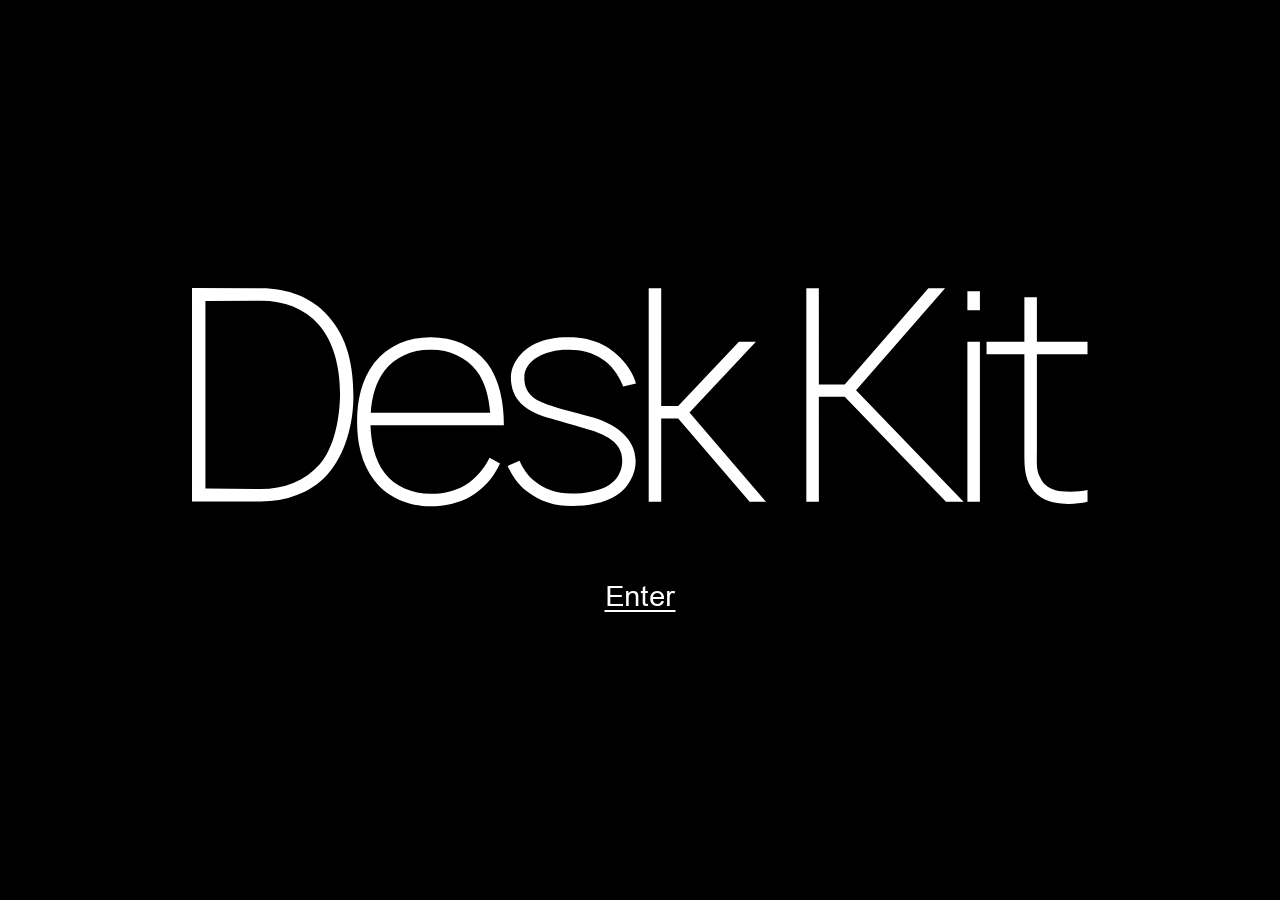
<file: index.html>
<!DOCTYPE html>
<html>
    <head>
        <style>
            *, *::before, *::after { box-sizing: border-box; }

            body, html {
                margin: 0;
                padding: 0;
                background-color: rgb(0, 0, 0);
            }

            main {
                display: flex;
                flex-direction: column;
                justify-content: center;
                align-items: center;
                min-height: 100vh;
                min-height: 100dvh;   /* mobile browsers: ignores the URL bar */
                padding: 2rem 1rem;
                gap: clamp(2rem, 8vh, 5rem);
            }

            /* Fluid, but capped: 85% of the screen on phones, never wider than 56rem */
            .logo {
                width: min(85vw, 56rem);
                height: auto;
            }

            a {
                font-family: "ABC Areal", sans-serif;
                color: white;
                text-decoration: underline;
                text-underline-offset: 0.15em;
                /* 20px on phones → 32px on big screens */
                font-size: clamp(1.25rem, 1rem + 1vw, 2rem);
            }

            a:hover,
            a:focus-visible {
                font-style: italic;
            }
        </style>

        <title>Desk Kit</title>
        <link rel="icon" href="./media/img/favicon.ico">
        <link rel="stylesheet" href="./css/fonts.css">
         
        <meta charset="UTF-8">
        <meta name="author" content="YOUR NAME HERE">
        <meta http-equiv="Content-Type" content="text/html; charset=utf-8">
        <meta name="viewport" content="width=device-width, initial-scale=1">
        <meta name="title" content="YOUR TITLE HERE">
        <meta name="description" content="YOUR DESCRIPTION HERE">
        <meta name="robots" content="noindex, nofollow">
        <meta name="language" content="English">
        <meta name="darkreader-lock">
    
        <meta property="og:title" content="YOUR TITLE HERE"/>
        <meta name="og:description" content="YOUR DESCRIPTION HERE">
        <meta property="og:type" content="website"/>
        <meta property="og:url" content="YOUR URL HERE">
        <meta name="twitter:card" content="summary_large_image">
        <meta name="twitter:image:src" content="ADD YOUR BANNER LINK HERE"/>
        <meta property='og:image:width' content='615' />
        <meta property='og:image:height' content='420' /> 
    </head>
    <body>
        <main>
            <img src="./media/svg/logo.svg" class="logo" alt="Desk Kit">
            <a href="./desktop/index.html">Enter</a>
        </main>
    </body>
</html>
</file>
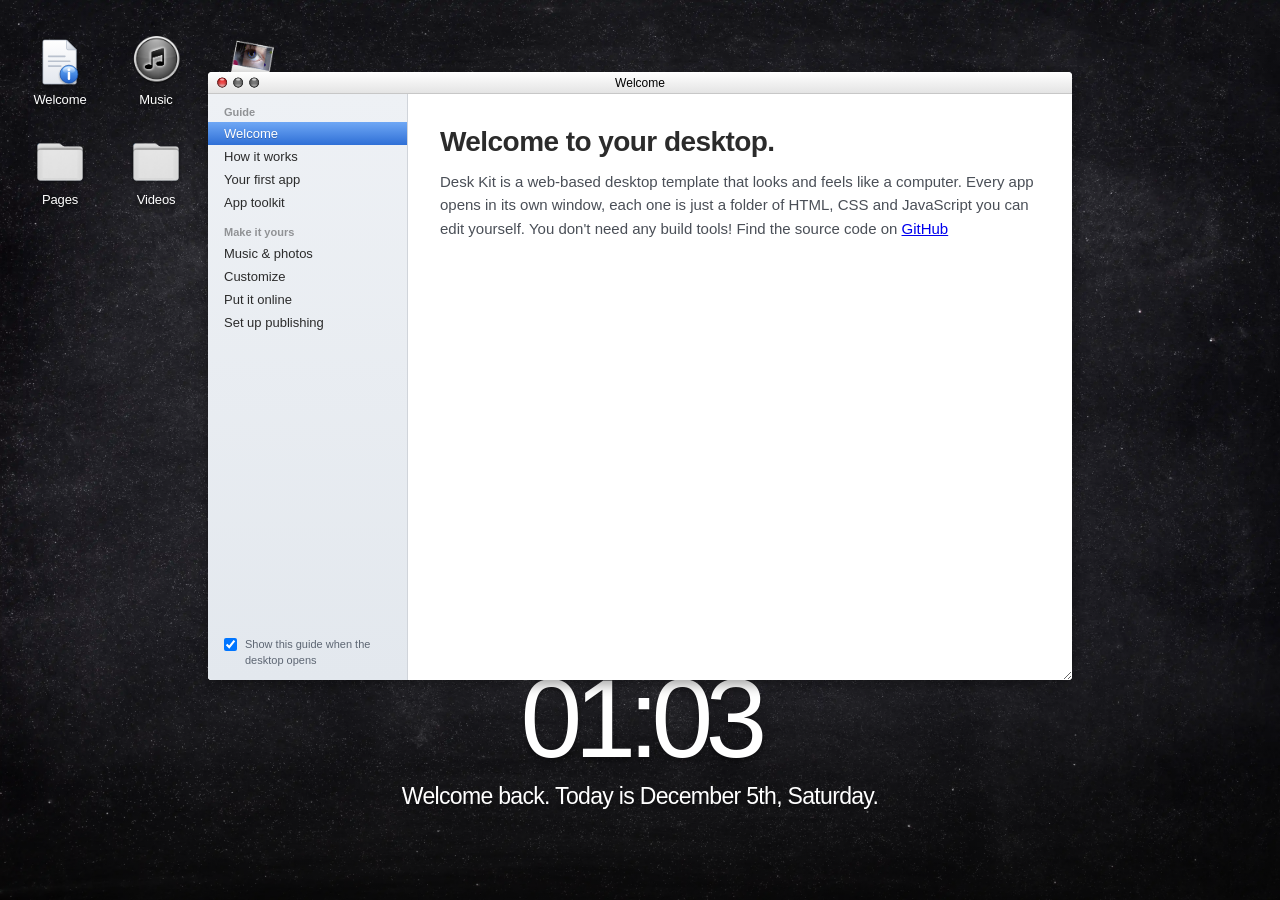
<file: desktop/index.html>
<!DOCTYPE html>
<html lang="en">
    <head>
        <meta charset="UTF-8">
        <meta name="viewport" content="width=device-width, initial-scale=1">

        <!-- Change these to describe your site -->
        <title>Desk Kit</title>
        <meta name="author" content="YOUR NAME HERE">
        <meta name="description" content="YOUR DESCRIPTION HERE">
        <meta name="robots" content="noindex, nofollow">
        <meta name="darkreader-lock">

        <!-- Link previews (Discord, iMessage, X...) -->
        <meta property="og:title" content="YOUR TITLE HERE">
        <meta property="og:description" content="YOUR DESCRIPTION HERE">
        <meta property="og:type" content="website">
        <meta property="og:url" content="YOUR URL HERE">
        <meta property="og:image" content="ADD YOUR BANNER LINK HERE">
        <meta name="twitter:card" content="summary_large_image">

        <link rel="icon" href="../media/img/favicon.ico">

        <link rel="stylesheet" href="../css/fonts.css">
        <link rel="stylesheet" href="https://rsms.me/inter/inter.css">
        <link rel="stylesheet" href="../css/pc.css">
        <link rel="stylesheet" href="../css/desktop.css">
    </head>
    <body>
        <script>
            document.addEventListener('DOMContentLoaded', () => {
            function displayTime() {
                var now = new Date();

                var datetime = now.toLocaleTimeString([], { hour: "2-digit", minute: "2-digit", hour12: false });
                document.getElementById("time").innerHTML = datetime;

                const months = ["January", "February", "March", "April", "May", "June", "July", "August", "September", "October", "November", "December"];
                const days = ["Sunday", "Monday", "Tuesday", "Wednesday", "Thursday", "Friday", "Saturday"];

                const d = now.getDate();
                let dateSuffix = "th";
                if (d % 100 < 11 || d % 100 > 13) {
                    dateSuffix = ({ 1: "st", 2: "nd", 3: "rd" })[d % 10] || "th";
                }

                document.getElementById("date").innerText = `Welcome back. Today is ${months[now.getMonth()]} ${now.getDate()}${dateSuffix}, ${days[now.getDay()]}.`
            }

            displayTime(); // initial call
            setInterval(displayTime, 1000); // update every second
            });
        </script>

        <img id="wallpaper" src="../media/img/default.webp" alt="">
        <div id="shadow"></div>

        <!--
            Desktop icons. Don't add them here by hand:
            every app listed in apps/apps.json gets an icon automatically,
            and its window is created the first time it's opened.
            See apps/README.md to make your own app.
        -->

        <nav class="box-icons1" aria-label="Apps"></nav>

        <div class="time-and-date">
            <span id="time" class="time"></span>
            <span id="date"></span>
        </div>

        <script src="../script/draggable.js"></script>
        <script src="../script/desktop.js"></script>
        <script src="../script/contextmenu.js"></script>
        <script>
            // Restore a wallpaper chosen with right-click -> "Set as Background"
            try {
                const savedSrc = localStorage.getItem('wallpaperSrc');
                if (savedSrc) document.getElementById('wallpaper').src = savedSrc;
            } catch (err) { /* storage unavailable */ }

            Desktop.boot();
        </script>
    </body>
</html>
</file>
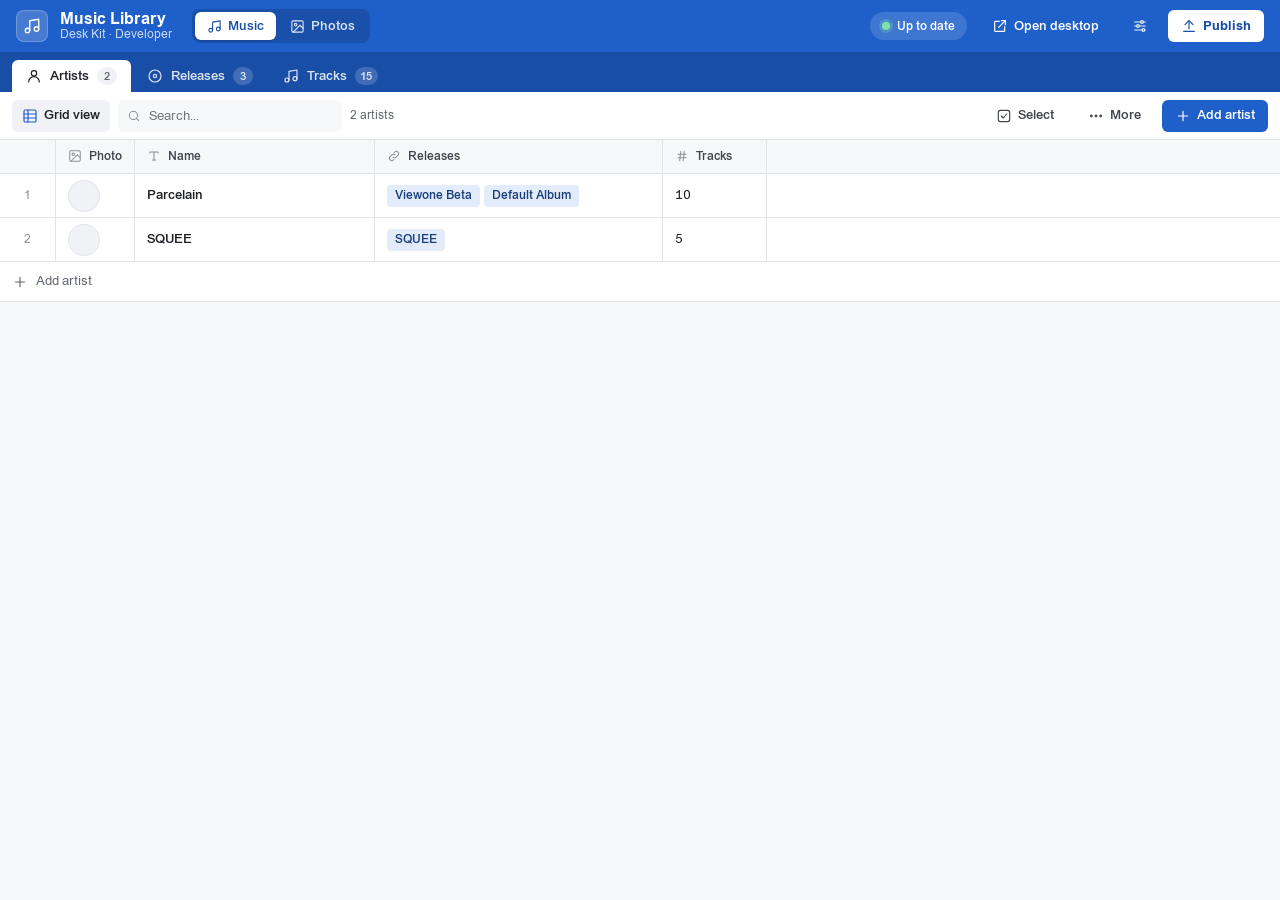
<file: developer/index.html>
<!DOCTYPE html>
<html lang="en">
<head>
    <meta charset="UTF-8">
    <meta name="viewport" content="width=device-width, initial-scale=1">
    <meta name="robots" content="noindex, nofollow">
    <meta name="darkreader-lock">
    <title>Music Library · Developer</title>
    <link rel="icon" href="../media/img/favicon.ico">
    <link rel="stylesheet" href="../css/fonts.css">
    <link rel="stylesheet" href="../css/developer.css">
</head>
<body>

    <!-- The editor is for computers only: on narrow screens this notice replaces it -->
     
    <div class="desktop-only" role="alert">
        <div class="desktop-only-card">
            <strong>Open the editor on a computer</strong>
            <p>The Music &amp; Photos editor needs a bigger screen. Make this window wider, or open <code>/developer/</code> on a desktop or laptop.</p>
            <a class="btn btn-primary btn-lg" href="../desktop/index.html">Back to the site</a>
        </div>
    </div>

    <!-- ============ Base header ============ -->
    <header class="base-header">
        <div class="base-icon" aria-hidden="true" data-icon="music"></div>
        <div class="base-title">
            <strong id="base-title">Music Library</strong>
            <span>Desk Kit · Developer</span>
        </div>

        <div class="section-switch" role="tablist" aria-label="Section">
            <button type="button" role="tab" data-section="music" aria-selected="true"><span data-icon="music"></span><span class="section-label">Music</span></button>
            <button type="button" role="tab" data-section="photos" aria-selected="false"><span data-icon="image"></span><span class="section-label">Photos</span></button>
        </div>

        <div class="header-spacer"></div>

        <span id="status" class="status-pill" role="status" aria-live="polite">
            <span class="status-dot"></span>
            <span id="status-text">Loading...</span>
        </span>

        <a class="btn header-btn hide-sm" href="../desktop/index.html" target="_blank" rel="noopener">
            <span data-icon="external"></span> Open desktop
        </a>
        <button id="settings-btn" class="icon-btn header-btn" type="button" aria-label="Settings" title="Settings">
            <span data-icon="gear"></span>
        </button>
        <button id="publish-btn" class="btn btn-publish" type="button">
            <span data-icon="upload"></span> Publish
        </button>
    </header>

    <!-- ============ Table tabs ============ -->
    <nav class="table-tabs" role="tablist" aria-label="Tables"></nav>

    <!-- ============ View bar ============ -->
    <div class="view-bar">
        <span class="view-name"><span data-icon="grid"></span> Grid view</span>

        <label class="search">
            <span class="sr-only">Search records</span>
            <span data-icon="search"></span>
            <input id="search" type="search" placeholder="Search..." autocomplete="off">
        </label>

        <span id="record-count" class="record-count"></span>

        <div class="header-spacer"></div>

        <button id="select-btn" class="btn btn-ghost" type="button" aria-pressed="false" title="Select records">
            <span data-icon="select"></span><span id="select-btn-label">Select</span>
        </button>

        <div class="menu-wrap">
            <button id="more-btn" class="btn btn-ghost" type="button" aria-haspopup="menu" aria-expanded="false">
                <span data-icon="dots"></span><span class="hide-sm">More</span>
            </button>
            <div id="more-menu" class="menu" role="menu" hidden>
                <button class="menu-item" role="menuitem" data-action="download"><span data-icon="download"></span> <span class="menu-label">Download music.json</span></button>
                <button class="menu-item" role="menuitem" data-action="import"><span data-icon="file"></span> <span class="menu-label">Import a music.json file...</span></button>
                <div class="menu-sep"></div>
                <button class="menu-item" role="menuitem" data-action="sort"><span data-icon="sort"></span> <span class="menu-label">Sort artists A → Z</span></button>
                <div class="menu-sep"></div>
                <button class="menu-item is-danger" role="menuitem" data-action="delete"><span data-icon="trash"></span> <span class="menu-label">Delete records...</span></button>
                <button class="menu-item is-danger" role="menuitem" data-action="discard"><span data-icon="undo"></span> Discard unpublished changes</button>
            </div>
            <input id="import-input" type="file" accept="application/json,.json" hidden>
        </div>

        <button id="add-btn" class="btn btn-primary" type="button">
            <span data-icon="plus"></span> <span id="add-btn-label">Add artist</span>
        </button>
    </div>

    <div id="notice" class="notice" hidden></div>

    <!-- ============ Grid ============ -->
    <main class="grid-scroll" id="grid-scroll">
        <table class="grid" id="grid">
            <thead></thead>
            <tbody></tbody>
        </table>
        <div id="empty" class="empty" hidden></div>
    </main>

    <!-- ============ Record dialog (filled by JS) ============ -->
    <dialog id="record-dialog" class="dialog" aria-labelledby="record-title"></dialog>

    <!-- ============ Settings ============ -->
    <dialog id="settings-dialog" class="dialog dialog-sm" aria-labelledby="settings-title">
        <form method="dialog" id="settings-form" novalidate>
            <div class="form-cover"></div>
            <div class="dialog-header">
                <div class="dialog-heading">
                    <div class="eyebrow"><span data-icon="gear"></span> Settings</div>
                    <h2 class="dialog-title" id="settings-title">Publishing</h2>
                    <p class="dialog-sub">Connect to <code>api/upload.php</code> so Publish writes <code>apps/music/music.json</code> / <code>apps/photos/photos.json</code> and images upload to your server.</p>
                </div>
                <button class="icon-btn" type="button" data-close aria-label="Close"><span data-icon="close"></span></button>
            </div>
            <div class="dialog-body">
                <div class="field">
                    <label class="field-label" for="api-url"><span data-icon="link"></span> API endpoint</label>
                    <p class="field-help">Relative to this page. Leave the default unless you moved the <code>api</code> folder.</p>
                    <input class="input" id="api-url" type="text" placeholder="../api/upload.php" autocomplete="off" spellcheck="false">
                </div>
                <div class="field">
                    <label class="field-label" for="api-key"><span data-icon="key"></span> API key</label>
                    <p class="field-help">The <code>API_KEY</code> value from <code>api/key.env</code>. Without a key, your changes stay in this browser - you can still download the JSON.</p>
                    <div class="input-row">
                        <input class="input" id="api-key" type="password" autocomplete="off" spellcheck="false" placeholder="Paste your key">
                        <button class="btn btn-secondary" type="button" id="toggle-key">Show</button>
                    </div>
                    <label class="checkbox"><input type="checkbox" id="remember-key"> Remember the key on this device</label>
                </div>
            </div>
            <div class="dialog-footer">
                <div class="spacer"></div>
                <button class="btn btn-ghost" type="button" data-close>Cancel</button>
                <button class="btn btn-primary" type="submit">Save settings</button>
            </div>
        </form>
    </dialog>

    <!-- ============ Publish / confirm ============ -->
    <dialog id="confirm-dialog" class="dialog dialog-sm" aria-labelledby="confirm-title"></dialog>

    <div class="toasts" id="toasts" aria-live="polite"></div>

    <script src="../script/developer.js"></script>
</body>
</html>
</file>
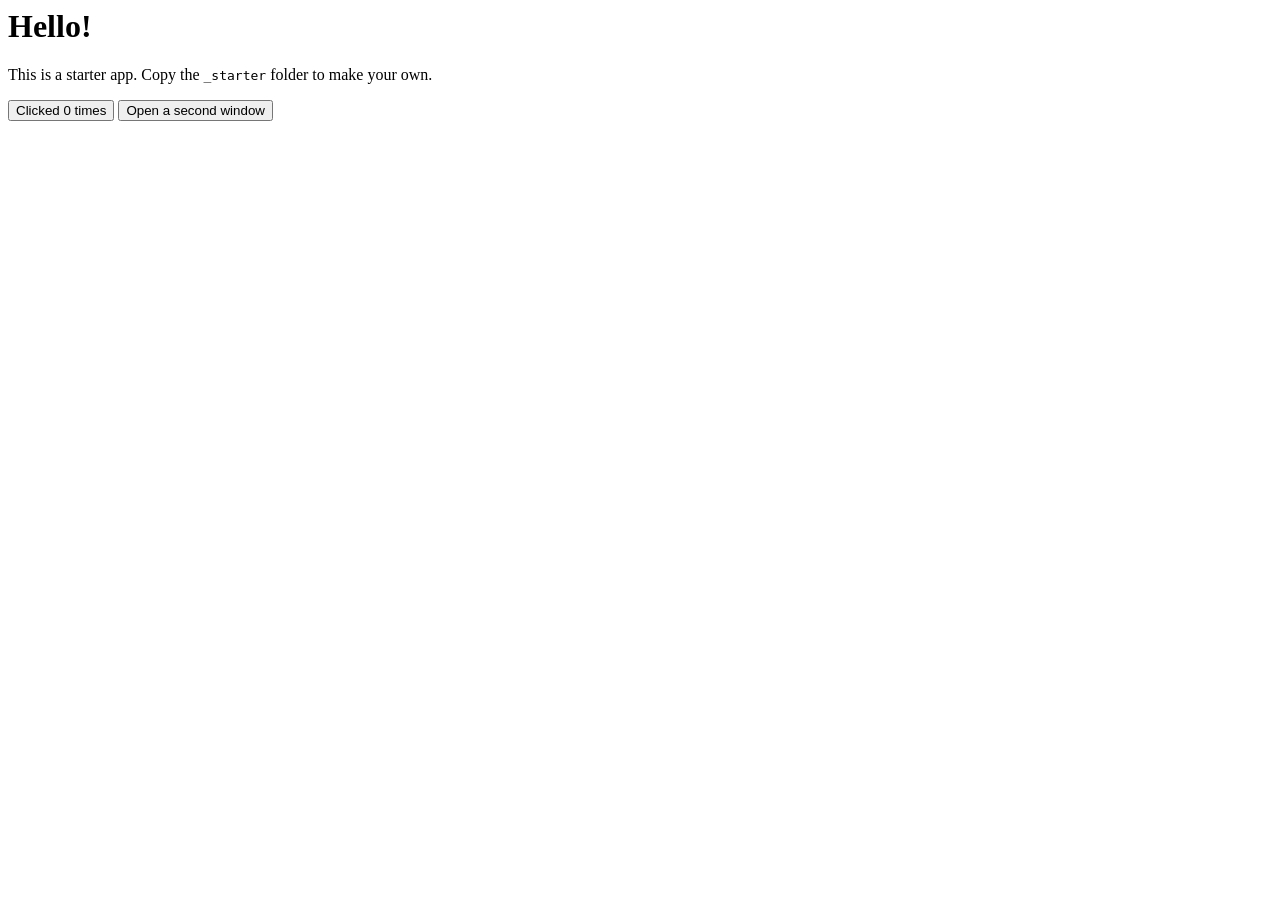
<file: apps/_starter/index.html>
<!--
    Everything in this file goes inside your app's window, below the title bar.
    No <html>, <head> or <body> tags - just the content.

    Relative paths (src="assets/photo.jpg") point into this app's folder.
    Inline <script> tags don't run here: put JavaScript in script.js.
-->
<div class="starter">
    <h1 class="starter-title">Hello!</h1>
    <p class="starter-text">This is a starter app. Copy the <code>_starter</code> folder to make your own.</p>

    <ul class="starter-list" id="starter-links">
        <!-- filled in from data.json by script.js -->
    </ul>

    <div class="starter-actions">
        <button type="button" class="starter-button" id="starter-count">Clicked 0 times</button>
        <button type="button" class="starter-button" id="starter-popup">Open a second window</button>
    </div>
</div>
</file>
<file: css/fonts.css>
/* =========================
   ABC Areal
   ========================= */

@font-face {
  font-family: "ABC Areal";
  src: url("../fonts/ABCAreal-Regular.woff2") format("woff2");
  font-weight: 400;
  font-style: normal;
  font-display: swap;
}

@font-face {
  font-family: "ABC Areal";
  src: url("../fonts/ABCAreal-RegularItalic.woff2") format("woff2");
  font-weight: 400;
  font-style: italic;
  font-display: swap;
}

@font-face {
  font-family: "ABC Areal";
  src: url("../fonts/ABCAreal-Medium.woff2") format("woff2");
  font-weight: 500;
  font-style: normal;
  font-display: swap;
}

@font-face {
  font-family: "ABC Areal";
  src: url("../fonts/ABCAreal-MediumItalic.woff2") format("woff2");
  font-weight: 500;
  font-style: italic;
  font-display: swap;
}

@font-face {
  font-family: "ABC Areal";
  src: url("../fonts/ABCAreal-Bold.woff2") format("woff2");
  font-weight: 700;
  font-style: normal;
  font-display: swap;
}

@font-face {
  font-family: "ABC Areal";
  src: url("../fonts/ABCAreal-BoldItalic.woff2") format("woff2");
  font-weight: 700;
  font-style: italic;
  font-display: swap;
}
</file>
<file: css/pc.css>
:root {
  font-family: Inter, sans-serif;
  font-feature-settings: 'liga' 1, 'calt' 1;
}
@supports (font-variation-settings: normal) {
  :root { font-family: InterVariable, sans-serif; }
}

body {
    margin: 0;
    cursor:url("../ui/cursor.svg"), auto;
    background-color: blue;
}

#land-button {
    user-select: none;
    color: white;
    text-decoration: none;
}

#land-button:hover {
    text-shadow: rgb(255, 255, 255) 0px 0 5px;
}

.box-icon span {
    max-width: 100%;
    font-family: Arial, sans-serif;
    font-size: 0.8125rem;     /* 13px */
    line-height: 1.2;
    text-align: center;
    color: white;
    letter-spacing: -0.01em;
    overflow-wrap: anywhere;
}

.text-shadow {
    text-shadow: rgb(0, 0, 0) 0 2px 7px;
}

.time-and-date {
    font-family: Inter, sans-serif;
    font-optical-sizing: auto;
    font-weight: 100;
    font-style: normal;
    color: white;
    display: flex;
    flex-direction: column;
    justify-content: center;
    align-items: center;
    text-shadow: rgba(0, 0, 0, 0.301) 0 4px 4px;
    z-index: -1;
    position: absolute;
    left: 0;
    right: 0;
    bottom: max(2rem, 10vh);
    padding: 0 1rem;
    text-align: center;
    user-select: none;
}

/* Display type is the one place viewport units make sense:
   it grows with the screen but clamp() keeps it between 4rem and 9rem. */
.time {
    font-size: clamp(4rem, 3rem + 7vh, 9rem);
    line-height: 1;
    letter-spacing: -0.07em;
}

#date {
    margin-top: 0.5rem;
    font-weight: normal;
    letter-spacing: -0.03em;
    font-size: clamp(1rem, 0.8rem + 0.8vw, 1.5rem);
}

#label {
    font-weight: 400;
}

.textbox-text {
    background-color: white;
    border: solid white 0 px;
    border-bottom-right-radius: 3px;
    border-bottom-left-radius: 3px;
    height: fit-content;
    font-weight: 300;
    padding: 1rem;
}

.textbox-title {
    border-top-right-radius: 3px;
    border-top-left-radius: 3px;
    border-bottom: 1px solid blue;
    justify-content: flex-end;
    font-weight: 700;
}

.textbox-title, .textbox-text {
    background-color: white;
    opacity: 0.8;
    height: fit-content;
    width: 12.5rem;
    padding: 0.25rem;
    color: blue;
    font-family: Arial, Helvetica, sans-serif;
}

.appname {
    font-family: Arial, Helvetica, sans-serif;
    font-size: 0.75rem;       /* 12px */
    position: static;
    user-select: none;
    white-space: nowrap;
}

::-webkit-scrollbar {
    width: 0.5rem;
    height: 0.5rem;
    background: rgb(255,255,255);
    background: linear-gradient(90deg, rgba(0, 0, 0, 0.3) 0%, rgba(255, 255, 255, 0.4) 70%, rgba(0, 0, 0, 0.1) 100%);
    border-radius: 10px;
    box-shadow: 0 0 4px rgba(0, 0, 0, 0.4);
}

::-webkit-scrollbar-thumb {
    background: rgb(166,229,255);
    background-image: url(../ui/scrollbar.png);
    border-radius: 10px;
    background-repeat: no-repeat;
    background-size: cover;
  }

  .box-icon:active {
    border-radius: 4px;
    background-color: rgba(0, 0, 0, 0.3);
  }
</file>
<file: css/desktop.css>
/* ==========================================================================
   Desktop core
   --------------------------------------------------------------------------
   Core styles shared by every app: the desktop, icons, windows and a few
   helpers. Styles for a specific app live in apps/<app>/style.css.

   Unit rules used in this file (and pc.css):

   rem  → text, spacing, icon sizes, window sizes.
          1rem = the browser's base font size (16px by default). It scales
          when a visitor zooms or bumps their default font size, so the UI
          stays readable and proportional.
   em   → things that should scale with *their own* text, e.g. letter-spacing
          or a gap next to a word. (-0.02em is "2% of this font size".)
   px   → hairlines and shadows only (1px borders, box-shadow blur). These
          should stay crisp and never grow.
   %/fr → space *inside* a window (columns, bars) so panes share whatever
          room the window has.
   vw/vh→ positioning on the screen, and big display type via clamp().
          Never for small UI text - 1.4vh is 10px on a laptop and 20px on a
          4K monitor, which is why things looked tiny or huge before.
   ========================================================================== */

:root {
    /* type scale */
    --text-2xs: 0.6875rem;  /* 11px */
    --text-xs: 0.75rem;     /* 12px */
    --text-sm: 0.8125rem;   /* 13px */
    --text-md: 0.9375rem;   /* 15px */
    --text-lg: 1.125rem;    /* 18px */
    --text-xl: 1.375rem;    /* 22px */

    /* spacing scale */
    --space-1: 0.25rem;     /* 4px  */
    --space-2: 0.5rem;      /* 8px  */
    --space-3: 0.75rem;     /* 12px */
    --space-4: 1rem;        /* 16px */
    --space-5: 1.5rem;      /* 24px */
    --space-6: 2rem;        /* 32px */

    /* window chrome */
    --titlebar-height: 1.375rem;
    --toolbar-height: 3.25rem;
    --window-radius: 4px;
    --hairline: 1px solid #d9d9d9;

    --ui-font: Helvetica, Arial, sans-serif;
}

/* One knob for the whole UI: everything is in rem, so changing the root
   font-size scales icons, windows and text together. Large monitors get a
   small bump; visitors' own browser zoom still works on top of this. */
html {
    font-size: 100%;
}

@media (min-width: 150rem) {   /* ≥ 2400px wide */
    html { font-size: 112.5%; }
}

*, *::before, *::after {
    box-sizing: border-box;
}

html, body {
    margin: 0;
    padding: 0;
    overflow: hidden;
    height: 100%;
}

img {
    -webkit-user-drag: none;
}

#center {
    max-width: fit-content;
    margin-inline: auto;
}

/* ---------- Desktop ---------- */

#wallpaper {
    position: fixed;
    inset: 0;
    width: 100%;
    height: 100%;
    object-fit: cover;
    z-index: -3;
}

#shadow {
    position: fixed;
    inset: 0;
    background: linear-gradient(180deg, rgba(2, 0, 36, 0.1) 70%, rgba(0, 0, 0, 0.6) 100%);
    z-index: -2;
}

/* App icons: 3 per row, in fixed-size cells so labels never shove icons around.
   Change --icons-per-row to use a different number of columns.
   The grid covers the whole desktop, so a dragged icon can go anywhere, and
   only the icons themselves take clicks. */
.box-icons1 {
    --icons-per-row: 3;
    --icon-width: 5.5rem;
    --icon-height: 5.75rem;
    position: absolute;
    top: var(--space-6);
    left: var(--space-4);
    right: var(--space-4);
    bottom: var(--space-4);
    display: grid;
    grid-template-columns: repeat(var(--icons-per-row), var(--icon-width));
    grid-auto-rows: var(--icon-height);
    justify-content: start;
    align-content: start;
    gap: var(--space-2);
    pointer-events: none;
}

.box-icons1 > * {
    pointer-events: auto;
}

/* After the first drag every icon keeps its own spot, so moving one doesn't
   push the others around. script/desktop.js adds this class. */
.box-icons1.is-freeform {
    display: block;
}

.box-icons1.is-freeform .box-icon {
    position: absolute;
    width: var(--icon-width);
    height: var(--icon-height);
}

.box-icon {
    appearance: none;
    border: 0;
    background: transparent;
    font: inherit;
    color: inherit;
    cursor: url(../ui/point.svg), pointer;
    display: flex;
    flex-direction: column;
    align-items: center;
    justify-content: flex-start;
    gap: var(--space-1);
    padding: var(--space-1);
    margin: 0;
    border-radius: var(--window-radius);
    user-select: none;
}

.box-icon img {
    width: 3.25rem;
    height: 3.25rem;
    object-fit: contain;
}

.pclogo-pc {
    padding-top: var(--space-6);
}

/* ---------- Windows ---------- */

.app-shadow {
    box-shadow: rgba(0, 0, 0, 0.4) 0 4px 14px;
}

.app {
    position: absolute;
    display: flex;
    flex-direction: column;
    overflow: hidden;
    resize: both;
    background-color: #ffffff;
    border-radius: var(--window-radius);
    /* never let a window be bigger than the screen */
    max-width: 100vw;
    max-height: 100vh;
}

/* Default size: comfortable, capped, and always fits the viewport.
   min-* stops the user from resizing it into a crushed mess. */
.app-titlebar {
    position: relative;
    flex: none;
    display: flex;
    align-items: center;
    justify-content: space-between;
    width: 100%;
    height: var(--titlebar-height);
    padding: 0 var(--space-2);
    background-image: linear-gradient(180deg, #ffffff 0%, #e4e4e4 100%);
    border-bottom: 1px solid #c7c7c7;
}

.box-appactions {
    display: flex;
    flex-direction: row;
    align-items: center;
    gap: var(--space-1);
}

.box-appactions.is-spacer {
    visibility: hidden;
}

.box-appactions a,
.box-appactions button,
.box-appactions span {
    display: flex;
    align-items: center;
    padding: 0;
    border: 0;
    background: none;
}

.box-appactions img {
    width: 0.75rem;
    height: 0.75rem;
}

.appname {
    font-size: var(--text-xs);
}

/* ---------- Shared window body ---------- */

.maininfobox {
    flex: 1 1 auto;
    min-height: 0;          /* lets children scroll instead of overflowing */
    width: 100%;
    display: grid;
    background: #ffffff;
}

.pane-padding {
    padding: var(--space-5);
}

.section-title,
#selectedartistname,
.sort-year,
#sort-year {
    display: block;
    font-family: var(--ui-font);
    font-size: var(--text-xl);
    font-weight: bold;
}

.section-rule {
    height: 1px;
    background-color: #e2e2e2;
    margin: var(--space-2) 0 var(--space-4);
}


/* Everything below the title bar. Apps put their index.html in here. */
.app-body {
    position: relative;
    flex: 1 1 auto;
    min-height: 0;
    width: 100%;
    display: flex;
    flex-direction: column;
    overflow: auto;
    background: #ffffff;
    font-family: var(--ui-font);
}

.app-body.is-loading::after {
    content: "";
    position: absolute;
    top: 50%;
    left: 50%;
    width: 1.25rem;
    height: 1.25rem;
    margin: -0.625rem 0 0 -0.625rem;
    border: 2px solid #d0d0d0;
    border-top-color: #707070;
    border-radius: 50%;
    animation: app-spin 0.8s linear infinite;
}

@keyframes app-spin { to { transform: rotate(360deg); } }

/* Simple centred message, e.g. for an empty folder app */
.app-empty {
    flex: 1 1 auto;
    display: flex;
    flex-direction: column;
    align-items: center;
    justify-content: center;
    gap: var(--space-2);
    padding: var(--space-6);
    text-align: center;
    color: #7c7c7c;
    font-size: var(--text-sm);
}

.app-empty img {
    width: 3.5rem;
    height: 3.5rem;
    object-fit: contain;
    opacity: 0.85;
}

.app-empty strong {
    color: #313131;
    font-size: var(--text-md);
}

.app-close {
    cursor: url(../ui/point.svg), pointer;
}

/* ==========================================================================
   Mobile
   --------------------------------------------------------------------------
   Below 47.5rem (760px) the same page becomes a phone layout: a row of app
   tabs, and each app full-screen underneath. script/desktop.js builds this
   and switches live on resize - keep MOBILE_QUERY there in sync with this.
   ========================================================================== */

.mobile-shell {
    display: none;
}

html.is-mobile .box-icons1,
html.is-mobile .time-and-date,
html.is-mobile .app,
html.is-mobile #global-context-menu {
    display: none !important;
}

html.is-mobile body {
    background: #f1f1f1;
}

html.is-mobile .mobile-shell {
    position: fixed;
    inset: 0;
    z-index: 10;
    display: flex;
    flex-direction: column;
    height: 100vh;
    height: 100dvh;
    padding-top: env(safe-area-inset-top);
    background: #f5f5f5;
    color: #333333;
    font-family: var(--ui-font);
    -webkit-tap-highlight-color: transparent;
}

/* tabs, styled like browser tabs */
.m-top {
    flex: none;
    border-bottom: 1px solid #dcdcdc;
    background: #f5f5f5;
}

.m-tabs {
    display: flex;
    gap: 0.125rem;
    padding: 0.625rem var(--space-2) 0;
    overflow-x: auto;
    scrollbar-width: none;
    box-shadow: inset 0 -0.25rem 1rem rgba(0, 0, 0, 0.3);
}

.m-tabs::-webkit-scrollbar {
    display: none;
}

.m-tab {
    flex: none;
    position: relative;
    min-height: 2.5rem;
    padding: 0 var(--space-5);
    border: 1px solid transparent;
    border-bottom: 0;
    border-radius: 4px 4px 0 0;
    background: transparent;
    color: #666666;
    font: inherit;
    font-size: var(--text-md);
    font-weight: bold;
    white-space: nowrap;
    cursor: pointer;
}

.m-tab.is-active {
    z-index: 1;
    margin-bottom: -1px;
    border-color: #dcdcdc;
    background: #ffffff;
    color: #000000;
}

.m-tab:focus-visible {
    outline: 2px solid #007aff;
    outline-offset: -2px;
}

/* thin title under the tabs, for apps without their own header */
.m-titlebar {
    flex: none;
    display: flex;
    align-items: center;
    justify-content: center;
    min-height: 2.75rem;
    padding: 0 var(--space-4);
    border-bottom: 1px solid #cccccc;
    background: linear-gradient(180deg, #f0f0f0 0%, #e0e0e0 100%);
    box-shadow: 0 2px 4px rgba(0, 0, 0, 0.05);
}

.m-titlebar[hidden] {
    display: none;
}

.m-title {
    overflow: hidden;
    color: #333333;
    font-size: 1.25rem;
    font-weight: 300;
    text-shadow: 0 1px 0 #ffffff;
    white-space: nowrap;
    text-overflow: ellipsis;
}

.m-views {
    position: relative;
    flex: 1 1 auto;
    min-height: 0;
    overflow: hidden;
    background: #ffffff;
}

.m-view {
    position: absolute;
    inset: 0;
    display: flex;
    flex-direction: column;
    background: #ffffff;
    transition: transform 0.35s cubic-bezier(0.33, 1, 0.68, 1);
}

.m-view[hidden] { display: none; }
.m-view.is-current { z-index: 2; }
.m-view.is-after { z-index: 3; transform: translate3d(100%, 0, 0); }
.m-view.is-before { z-index: 1; transform: translate3d(-100%, 0, 0); }
.m-view.is-instant { transition: none; }

.m-view-body {
    flex: 1 1 auto;
    min-height: 0;
    overflow-y: auto;
    overscroll-behavior: contain;
    -webkit-overflow-scrolling: touch;
}

@media (prefers-reduced-motion: reduce) {
    .m-view { transition: none; }
}

/* Keep last so it beats any `display` set above (e.g. .app { display: flex }) */
.hidden {
    display: none !important;
}
</file>
<file: css/developer.css>
/* ==========================================================================
   Developer · Music library editor
   Airtable-inspired: coloured base header, table tabs, grid view, record forms.
   Units: rem for type/spacing/sizes, px for 1px lines & shadows.
   ========================================================================== */

:root {
    --base: #1f5fc9;
    --base-dark: #184ea6;
    --base-darker: #133f87;
    --accent: #1f5fc9;
    --accent-hover: #184ea6;
    --accent-ring: rgba(31, 95, 201, 0.28);

    --ink: #1d1f25;
    --ink-2: #41454d;
    --muted: #616670;
    --faint: #8b9099;

    --line: #e1e3e6;
    --line-strong: #cfd3d8;
    --surface: #ffffff;
    --surface-2: #f7f8fa;
    --surface-3: #f0f2f5;
    --row-hover: #f5f8fd;

    --chip-bg: #e3ecfa;
    --chip-ink: #1a3f7a;

    --danger: #d23b3b;
    --danger-bg: #fdecec;
    --success: #1e9e5a;
    --warn: #b7791f;
    --warn-bg: #fff6e0;

    --radius-sm: 0.25rem;
    --radius: 0.375rem;
    --radius-lg: 0.75rem;

    --shadow-pop: 0 0.5rem 1.5rem rgba(20, 24, 33, 0.14), 0 1px 3px rgba(20, 24, 33, 0.08);
    --shadow-dialog: 0 1.5rem 4rem rgba(20, 24, 33, 0.28), 0 2px 6px rgba(20, 24, 33, 0.1);

    --font: "ABC Areal", -apple-system, BlinkMacSystemFont, "Segoe UI", Roboto, Helvetica, Arial, sans-serif;

    --header-h: 3.25rem;
    --tabs-h: 2.5rem;
    --viewbar-h: 3rem;
    --row-h: 2.75rem;
}

*, *::before, *::after { box-sizing: border-box; }

html, body {
    margin: 0;
    height: 100%;
}

body {
    display: flex;
    flex-direction: column;
    font-family: var(--font);
    font-size: 0.875rem;
    line-height: 1.4;
    color: var(--ink);
    background: var(--surface);
    -webkit-font-smoothing: antialiased;
}

button, input, select, textarea {
    font: inherit;
    color: inherit;
}

button { cursor: pointer; }

svg.icon {
    width: 1rem;
    height: 1rem;
    flex: none;
    fill: none;
    stroke: currentColor;
    stroke-width: 1.75;
    stroke-linecap: round;
    stroke-linejoin: round;
}

.sr-only {
    position: absolute;
    width: 1px; height: 1px;
    overflow: hidden;
    clip: rect(0 0 0 0);
    white-space: nowrap;
}

:focus-visible {
    outline: 2px solid var(--accent);
    outline-offset: 2px;
}

[hidden] { display: none !important; }

/* ---------- Buttons ---------- */

.btn {
    display: inline-flex;
    align-items: center;
    justify-content: center;
    gap: 0.375rem;
    height: 2rem;
    padding: 0 0.75rem;
    border: 1px solid transparent;
    border-radius: var(--radius);
    background: transparent;
    font-weight: 500;
    font-size: 0.8125rem;
    white-space: nowrap;
    text-decoration: none;
    transition: background-color 0.12s ease, border-color 0.12s ease, box-shadow 0.12s ease;
}

.btn:disabled { opacity: 0.55; cursor: not-allowed; }

.btn-primary {
    background: var(--accent);
    color: #fff;
}
.btn-primary:hover:not(:disabled) { background: var(--accent-hover); }

.btn-secondary {
    background: var(--surface);
    border-color: var(--line-strong);
    color: var(--ink);
}
.btn-secondary:hover:not(:disabled) { background: var(--surface-2); }

.btn-ghost { color: var(--ink-2); }
.btn-ghost:hover:not(:disabled) { background: var(--surface-3); }
.btn[aria-pressed="true"] { background: var(--chip-bg); color: var(--chip-ink); }
.btn[aria-pressed="true"]:hover { background: #d3e1f7; }

.btn-danger-ghost { color: var(--danger); }
.btn-danger-ghost:hover:not(:disabled) { background: var(--danger-bg); }

.btn-lg {
    height: 2.5rem;
    padding: 0 1.125rem;
    font-size: 0.9375rem;
}

.icon-btn {
    display: inline-grid;
    place-items: center;
    width: 2rem;
    height: 2rem;
    padding: 0;
    border: 0;
    border-radius: var(--radius);
    background: transparent;
    color: var(--muted);
}
.icon-btn:hover { background: var(--surface-3); color: var(--ink); }
.icon-btn-sm { width: 1.625rem; height: 1.625rem; }
.icon-btn-sm svg.icon { width: 0.875rem; height: 0.875rem; }

/* ---------- Base header ---------- */

.base-header {
    flex: none;
    display: flex;
    align-items: center;
    gap: 0.75rem;
    height: var(--header-h);
    padding: 0 1rem;
    background: var(--base);
    color: #fff;
}

.base-icon {
    display: grid;
    place-items: center;
    width: 2rem;
    height: 2rem;
    border-radius: 0.5rem;
    background: rgba(255, 255, 255, 0.18);
    box-shadow: inset 0 0 0 1px rgba(255, 255, 255, 0.22);
}
.base-icon svg.icon { width: 1.125rem; height: 1.125rem; }

.base-title {
    display: flex;
    flex-direction: column;
    min-width: 0;
    line-height: 1.15;
}

.base-title strong {
    font-size: 1rem;
    font-weight: 700;
    white-space: nowrap;
}

.base-title span {
    font-size: 0.75rem;
    opacity: 0.78;
    white-space: nowrap;
}

.header-spacer { flex: 1; }

/* Music / Photos switch */
.section-switch {
    display: inline-flex;
    gap: 0.125rem;
    margin-left: 0.5rem;
    padding: 0.1875rem;
    border-radius: 0.5rem;
    background: rgba(0, 0, 0, 0.16);
}

.section-switch button {
    display: inline-flex;
    align-items: center;
    gap: 0.375rem;
    height: 1.75rem;
    padding: 0 0.75rem;
    border: 0;
    border-radius: 0.375rem;
    background: transparent;
    color: rgba(255, 255, 255, 0.85);
    font-size: 0.8125rem;
    font-weight: 500;
    white-space: nowrap;
}
.section-switch button:hover { color: #fff; background: rgba(255, 255, 255, 0.1); }
.section-switch button[aria-selected="true"] {
    background: #fff;
    color: var(--base-dark);
    box-shadow: 0 1px 2px rgba(0, 0, 0, 0.15);
}
.section-switch svg.icon { width: 0.9375rem; height: 0.9375rem; }

.status-pill {
    display: inline-flex;
    align-items: center;
    gap: 0.4375rem;
    height: 1.75rem;
    padding: 0 0.75rem;
    border-radius: 999px;
    background: rgba(255, 255, 255, 0.14);
    font-size: 0.75rem;
    font-weight: 500;
    white-space: nowrap;
}

.status-dot {
    width: 0.5rem;
    height: 0.5rem;
    border-radius: 50%;
    background: #7ee2a8;
    box-shadow: 0 0 0 3px rgba(126, 226, 168, 0.25);
}
.status-pill.is-dirty .status-dot {
    background: #ffd166;
    box-shadow: 0 0 0 3px rgba(255, 209, 102, 0.25);
}
.status-pill.is-offline .status-dot {
    background: #ff9b9b;
    box-shadow: 0 0 0 3px rgba(255, 155, 155, 0.25);
}

.header-btn {
    color: #fff;
}
.header-btn:hover:not(:disabled) { background: rgba(255, 255, 255, 0.14); }

.header-btn.icon-btn { color: rgba(255, 255, 255, 0.9); }
.header-btn.icon-btn:hover { color: #fff; }

.btn-publish {
    background: #fff;
    color: var(--base-dark);
    font-weight: 700;
}
.btn-publish:hover:not(:disabled) { background: #eef3fc; }

/* ---------- Table tabs ---------- */

.table-tabs {
    flex: none;
    display: flex;
    align-items: flex-end;
    gap: 0.125rem;
    height: var(--tabs-h);
    padding: 0 0.75rem;
    background: var(--base-dark);
    overflow-x: auto;
    scrollbar-width: none;
}
.table-tabs::-webkit-scrollbar { display: none; }

.table-tab {
    display: inline-flex;
    align-items: center;
    gap: 0.5rem;
    height: 2rem;
    padding: 0 0.875rem;
    border: 0;
    border-radius: var(--radius) var(--radius) 0 0;
    background: transparent;
    color: rgba(255, 255, 255, 0.85);
    font-weight: 500;
    font-size: 0.8125rem;
    white-space: nowrap;
}
.table-tab:hover { background: var(--base-darker); color: #fff; }

.table-tab[aria-selected="true"] {
    background: var(--surface);
    color: var(--ink);
}

.tab-count {
    min-width: 1.25rem;
    padding: 0 0.375rem;
    border-radius: 999px;
    background: rgba(255, 255, 255, 0.18);
    font-size: 0.6875rem;
    line-height: 1.125rem;
    text-align: center;
}
.table-tab[aria-selected="true"] .tab-count {
    background: var(--surface-3);
    color: var(--muted);
}

/* ---------- View bar ---------- */

.view-bar {
    flex: none;
    display: flex;
    align-items: center;
    gap: 0.5rem;
    min-height: var(--viewbar-h);
    padding: 0.375rem 0.75rem;
    border-bottom: 1px solid var(--line);
    background: var(--surface);
    flex-wrap: wrap;
}

.view-name {
    display: inline-flex;
    align-items: center;
    gap: 0.375rem;
    height: 2rem;
    padding: 0 0.625rem;
    border-radius: var(--radius);
    background: var(--surface-3);
    font-weight: 500;
    font-size: 0.8125rem;
}
.view-name svg.icon { color: var(--accent); }

.search {
    position: relative;
    display: flex;
    align-items: center;
}
.search svg.icon {
    position: absolute;
    left: 0.5625rem;
    width: 0.875rem;
    height: 0.875rem;
    color: var(--faint);
    pointer-events: none;
}
.search input {
    width: 14rem;
    max-width: 100%;
    height: 2rem;
    padding: 0 0.625rem 0 1.875rem;
    border: 1px solid transparent;
    border-radius: var(--radius);
    background: var(--surface-2);
    font-size: 0.8125rem;
    outline: none;
}
.search input:hover { background: var(--surface-3); }
.search input:focus {
    background: var(--surface);
    border-color: var(--accent);
    box-shadow: 0 0 0 3px var(--accent-ring);
}

.record-count {
    color: var(--muted);
    font-size: 0.75rem;
    white-space: nowrap;
}

.menu-wrap { position: relative; }

.menu {
    position: absolute;
    top: calc(100% + 0.375rem);
    right: 0;
    z-index: 40;
    min-width: 15rem;
    padding: 0.375rem;
    border: 1px solid var(--line);
    border-radius: var(--radius-lg);
    background: var(--surface);
    box-shadow: var(--shadow-pop);
}

.menu-item {
    display: flex;
    align-items: center;
    gap: 0.625rem;
    width: 100%;
    padding: 0.5rem 0.625rem;
    border: 0;
    border-radius: var(--radius);
    background: transparent;
    text-align: left;
    font-size: 0.8125rem;
}
.menu-item:hover:not(:disabled) { background: var(--surface-3); }
.menu-item:disabled { opacity: 0.45; cursor: not-allowed; }
.menu-item svg.icon { color: var(--muted); }
.menu-item.is-danger { color: var(--danger); }
.menu-item.is-danger svg.icon { color: var(--danger); }
.menu-sep { height: 1px; margin: 0.375rem 0.25rem; background: var(--line); }

/* ---------- Notice ---------- */

.notice {
    flex: none;
    display: flex;
    align-items: center;
    gap: 0.625rem;
    padding: 0.5rem 1rem;
    border-bottom: 1px solid #f1dfae;
    background: var(--warn-bg);
    color: #6b4d00;
    font-size: 0.8125rem;
}
.notice svg.icon { color: var(--warn); }
.notice .btn { height: 1.75rem; margin-left: auto; }

/* ---------- Grid ---------- */

.grid-scroll {
    flex: 1 1 auto;
    min-height: 0;
    overflow: auto;
    background: var(--surface-2);
}

.grid {
    width: max-content;
    min-width: 100%;
    border-collapse: separate;
    border-spacing: 0;
    background: var(--surface);
    font-size: 0.8125rem;
}

.grid th,
.grid td {
    height: var(--row-h);
    padding: 0 0.75rem;
    border-right: 1px solid var(--line);
    border-bottom: 1px solid var(--line);
    text-align: left;
    vertical-align: middle;
    white-space: nowrap;
}

.grid th {
    position: sticky;
    top: 0;
    z-index: 2;
    height: 2.125rem;
    background: var(--surface-2);
    color: var(--ink-2);
    font-weight: 500;
    font-size: 0.75rem;
}

.th-inner {
    display: flex;
    align-items: center;
    gap: 0.4375rem;
}
.th-inner svg.icon {
    width: 0.875rem;
    height: 0.875rem;
    color: var(--faint);
}

.grid tbody tr { cursor: pointer; }
.grid tbody tr:hover td { background: var(--row-hover); }

.grid .col-num {
    width: 3.5rem;
    min-width: 3.5rem;
    padding: 0 0.5rem;
    color: var(--faint);
    font-size: 0.75rem;
    text-align: center;
}
.grid th.col-num { text-align: center; }

.num-cell {
    position: relative;
    display: grid;
    place-items: center;
    height: 100%;
}
.num-cell .expand {
    position: absolute;
    inset: 0;
    display: none;
    place-items: center;
    color: var(--accent);
}
.grid tbody tr:hover .num-cell .row-index { visibility: hidden; }
.grid tbody tr:hover .num-cell .expand { display: grid; }

.grip {
    position: absolute;
    left: -0.25rem;
    top: 50%;
    transform: translateY(-50%);
    display: none;
    color: var(--faint);
    cursor: grab;
}
.grid.is-sortable tbody tr:hover .grip { display: block; }

/* Select mode */
.row-check {
    width: 1rem;
    height: 1rem;
    margin: 0;
    accent-color: var(--accent);
    cursor: pointer;
}
.grid.is-selecting tbody tr:hover .num-cell .row-index { visibility: visible; }
.grid tbody tr.is-selected td { background: #eaf1fd; }
.grid tbody tr.is-selected:hover td { background: #dfe9fb; }
.record-count.is-selecting { color: var(--accent); font-weight: 500; }

.grid tr.is-drop-before td { box-shadow: inset 0 2px 0 var(--accent); }
.grid tr.is-drop-after td { box-shadow: inset 0 -2px 0 var(--accent); }
.grid tr.is-dragging td { opacity: 0.45; }

.col-primary { min-width: 15rem; font-weight: 500; color: var(--ink); }
.col-wide { min-width: 18rem; }
.col-mid { min-width: 11rem; }
.col-narrow { min-width: 6.5rem; }
.col-thumb { width: 4.25rem; min-width: 4.25rem; }
.col-fill { width: 100%; border-right: 0 !important; }

.cell-truncate {
    display: block;
    max-width: 22rem;
    overflow: hidden;
    text-overflow: ellipsis;
}

.thumb {
    display: block;
    width: 2rem;
    height: 2rem;
    border-radius: var(--radius-sm);
    background: var(--surface-3) center / cover no-repeat;
    box-shadow: inset 0 0 0 1px rgba(0, 0, 0, 0.06);
}
.thumb.is-round { border-radius: 50%; }
.thumb img {
    display: block;
    width: 100%;
    height: 100%;
    object-fit: cover;
    border-radius: inherit;
}

.chips {
    display: flex;
    align-items: center;
    gap: 0.25rem;
    overflow: hidden;
}

.chip {
    display: inline-flex;
    align-items: center;
    max-width: 12rem;
    height: 1.375rem;
    padding: 0 0.5rem;
    border-radius: var(--radius-sm);
    background: var(--chip-bg);
    color: var(--chip-ink);
    font-size: 0.75rem;
    font-weight: 500;
    overflow: hidden;
    text-overflow: ellipsis;
    white-space: nowrap;
}
.chip-more { background: var(--surface-3); color: var(--muted); }

.muted { color: var(--faint); }
.mono { font-variant-numeric: tabular-nums; }

.play-btn {
    display: inline-grid;
    place-items: center;
    width: 1.75rem;
    height: 1.75rem;
    border: 1px solid var(--line-strong);
    border-radius: 50%;
    background: var(--surface);
    color: var(--ink-2);
}
.play-btn:hover { border-color: var(--accent); color: var(--accent); }
.play-btn svg.icon { width: 0.75rem; height: 0.75rem; }
.play-btn.is-playing { background: var(--accent); border-color: var(--accent); color: #fff; }

.add-row td {
    height: 2.5rem;
    color: var(--muted);
    border-right: 0;
}
.add-row:hover td { background: var(--row-hover); color: var(--accent); }
.add-row .add-row-inner { display: flex; align-items: center; gap: 0.5rem; }

.empty {
    display: flex;
    flex-direction: column;
    align-items: center;
    gap: 0.5rem;
    padding: 4rem 1rem;
    color: var(--muted);
    text-align: center;
}
.empty strong { color: var(--ink); font-size: 0.9375rem; }

/* ---------- Dialog (record form) ---------- */

.dialog {
    width: min(40rem, calc(100vw - 2rem));
    max-height: calc(100vh - 3rem);
    max-height: calc(100dvh - 3rem);
    padding: 0;
    border: 0;
    border-radius: var(--radius-lg);
    background: var(--surface);
    color: var(--ink);
    box-shadow: var(--shadow-dialog);
    overflow: hidden;
}
.dialog[open] { display: flex; flex-direction: column; }
.dialog::backdrop { background: rgba(18, 22, 30, 0.5); }
.dialog-sm { width: min(30rem, calc(100vw - 2rem)); }

.dialog form {
    display: flex;
    flex-direction: column;
    min-height: 0;
    flex: 1 1 auto;
}

.form-cover {
    flex: none;
    height: 0.375rem;
    background: var(--base);
}

.dialog-header {
    flex: none;
    display: flex;
    align-items: flex-start;
    gap: 0.75rem;
    padding: 1.5rem 1.75rem 0.25rem;
}

.dialog-heading { flex: 1; min-width: 0; }

.eyebrow {
    display: inline-flex;
    align-items: center;
    gap: 0.375rem;
    margin-bottom: 0.375rem;
    color: var(--muted);
    font-size: 0.6875rem;
    font-weight: 700;
    letter-spacing: 0.06em;
    text-transform: uppercase;
}
.eyebrow svg.icon { width: 0.8125rem; height: 0.8125rem; }

.dialog-title {
    margin: 0;
    font-size: 1.5rem;
    font-weight: 700;
    line-height: 1.2;
    overflow-wrap: anywhere;
}

.dialog-sub {
    margin: 0.375rem 0 0;
    color: var(--muted);
    font-size: 0.875rem;
}

.dialog-body {
    flex: 1 1 auto;
    min-height: 0;
    overflow-y: auto;
    padding: 1rem 1.75rem 1.5rem;
}

.dialog-footer {
    flex: none;
    display: flex;
    align-items: center;
    gap: 0.5rem;
    padding: 0.875rem 1.75rem;
    border-top: 1px solid var(--line);
    background: var(--surface);
}
.dialog-footer .spacer { flex: 1; }

/* ---------- Fields (Airtable form look) ---------- */

.field {
    padding: 1.125rem 0;
    border-bottom: 1px solid var(--line);
}
.field:last-child { border-bottom: 0; }

.field-label {
    display: flex;
    align-items: center;
    gap: 0.5rem;
    margin-bottom: 0.25rem;
    font-size: 0.9375rem;
    font-weight: 700;
    color: var(--ink);
}
.field-label svg.icon { width: 0.9375rem; height: 0.9375rem; color: var(--faint); }
.field-label .req { color: var(--danger); font-weight: 700; }

.field-help {
    margin: 0 0 0.625rem;
    color: var(--muted);
    font-size: 0.8125rem;
}

.field-error {
    display: none;
    align-items: center;
    gap: 0.375rem;
    margin-top: 0.5rem;
    color: var(--danger);
    font-size: 0.8125rem;
}
.field.has-error .field-error { display: flex; }
.field.has-error > .input,
.field.has-error > .select,
.field.has-error > .input-row > .input { border-color: var(--danger); }
.field.has-error > .input:focus,
.field.has-error > .select:focus,
.field.has-error > .input-row > .input:focus { box-shadow: 0 0 0 3px rgba(210, 59, 59, 0.2); }

.input,
.select {
    display: block;
    width: 100%;
    height: 2.5rem;
    padding: 0 0.75rem;
    border: 1px solid var(--line-strong);
    border-radius: var(--radius);
    background: var(--surface);
    font-size: 0.9375rem;
    outline: none;
    transition: border-color 0.12s ease, box-shadow 0.12s ease;
}
.input::placeholder { color: var(--faint); }
.input:hover, .select:hover { border-color: #b9bec5; }
.input:focus, .select:focus {
    border-color: var(--accent);
    box-shadow: 0 0 0 3px var(--accent-ring);
}

.select {
    appearance: none;
    padding-right: 2.25rem;
    background-image: url("data:image/svg+xml,%3Csvg xmlns='http://www.w3.org/2000/svg' viewBox='0 0 16 16' fill='none' stroke='%23616670' stroke-width='1.75' stroke-linecap='round' stroke-linejoin='round'%3E%3Cpath d='m4 6 4 4 4-4'/%3E%3C/svg%3E");
    background-repeat: no-repeat;
    background-position: right 0.75rem center;
    background-size: 1rem;
}

.input-row {
    display: flex;
    gap: 0.5rem;
    align-items: stretch;
}
.input-row .input { flex: 1 1 auto; min-width: 0; }
.input-row .btn { height: 2.5rem; flex: none; }

.field-grid {
    display: grid;
    grid-template-columns: repeat(2, minmax(0, 1fr));
    gap: 0 1.25rem;
}

/* image field */
.image-field {
    display: grid;
    grid-template-columns: 6.5rem minmax(0, 1fr);
    gap: 1rem;
    align-items: start;
}

.image-preview {
    position: relative;
    width: 6.5rem;
    aspect-ratio: 1;
    border-radius: var(--radius);
    background: var(--surface-3) center / cover no-repeat;
    box-shadow: inset 0 0 0 1px rgba(0, 0, 0, 0.06);
    display: grid;
    place-items: center;
    color: var(--faint);
    overflow: hidden;
}
.image-preview.is-round { border-radius: 50%; }
.image-preview.has-image svg.icon { display: none; }
.image-preview svg.icon { width: 1.5rem; height: 1.5rem; }

.image-preview .spinner {
    position: absolute;
    inset: 0;
    display: none;
    place-items: center;
    background: rgba(255, 255, 255, 0.7);
}
.image-preview.is-busy .spinner { display: grid; }

.spinner::after {
    content: "";
    width: 1.25rem;
    height: 1.25rem;
    border: 2px solid var(--line-strong);
    border-top-color: var(--accent);
    border-radius: 50%;
    animation: spin 0.8s linear infinite;
}
@keyframes spin { to { transform: rotate(360deg); } }

.dropzone {
    display: flex;
    flex-direction: column;
    align-items: center;
    justify-content: center;
    gap: 0.25rem;
    min-height: 4rem;
    padding: 0.75rem;
    margin-bottom: 0.5rem;
    border: 1.5px dashed var(--line-strong);
    border-radius: var(--radius);
    background: var(--surface-2);
    color: var(--muted);
    font-size: 0.8125rem;
    text-align: center;
    cursor: pointer;
    transition: border-color 0.12s ease, background-color 0.12s ease;
}
.dropzone:hover,
.dropzone.is-over {
    border-color: var(--accent);
    background: #f1f6fe;
    color: var(--ink-2);
}
.dropzone strong { color: var(--accent); font-weight: 500; }
.dropzone svg.icon { color: var(--accent); }

.image-meta {
    margin-top: 0.375rem;
    color: var(--faint);
    font-size: 0.75rem;
}

/* photo picker inside album / photo forms */
.photo-tiles {
    display: grid;
    grid-template-columns: repeat(auto-fill, minmax(5.5rem, 1fr));
    gap: 0.5rem;
    margin-bottom: 0.75rem;
}

.photo-tile {
    position: relative;
    aspect-ratio: 1;
    border-radius: var(--radius);
    overflow: hidden;
    background: var(--surface-3);
    box-shadow: inset 0 0 0 1px rgba(0, 0, 0, 0.06);
}

.photo-tile img {
    display: block;
    width: 100%;
    height: 100%;
    object-fit: cover;
}

.photo-tile-num {
    position: absolute;
    top: 0.25rem;
    left: 0.25rem;
    min-width: 1.25rem;
    padding: 0 0.3125rem;
    border-radius: 999px;
    background: rgba(0, 0, 0, 0.55);
    color: #fff;
    font-size: 0.6875rem;
    line-height: 1.125rem;
    text-align: center;
}

.photo-tile-actions {
    position: absolute;
    left: 0;
    right: 0;
    bottom: 0;
    display: flex;
    justify-content: space-between;
    padding: 0.25rem;
    background: linear-gradient(transparent, rgba(0, 0, 0, 0.55));
    opacity: 0;
    transition: opacity 0.12s ease;
}
.photo-tile:hover .photo-tile-actions,
.photo-tile:focus-within .photo-tile-actions { opacity: 1; }

@media (hover: none) {
    .photo-tile-actions { opacity: 1; }
}

.photo-tile-actions button {
    display: grid;
    place-items: center;
    width: 1.5rem;
    height: 1.5rem;
    padding: 0;
    border: 0;
    border-radius: var(--radius-sm);
    background: rgba(255, 255, 255, 0.92);
    color: var(--ink);
}
.photo-tile-actions button:hover { background: #fff; color: var(--accent); }
.photo-tile-actions svg.icon { width: 0.8125rem; height: 0.8125rem; }

.field .input-row + .image-meta { margin-top: 0.5rem; }

/* track editor inside release form */
.track-editor {
    border: 1px solid var(--line);
    border-radius: var(--radius);
    overflow: hidden;
}

.track-row {
    display: grid;
    grid-template-columns: 1.75rem minmax(0, 1.2fr) minmax(0, 1.4fr) 4.25rem auto;
    gap: 0.375rem;
    align-items: center;
    padding: 0.375rem 0.5rem;
    border-bottom: 1px solid var(--line);
    background: var(--surface);
}
.track-row:last-of-type { border-bottom: 0; }

.track-row.is-head {
    padding-top: 0.4375rem;
    padding-bottom: 0.4375rem;
    background: var(--surface-2);
    color: var(--muted);
    font-size: 0.6875rem;
    font-weight: 700;
    letter-spacing: 0.04em;
    text-transform: uppercase;
}

.track-row .track-num {
    color: var(--faint);
    font-size: 0.75rem;
    text-align: center;
}

.track-row .input {
    height: 2rem;
    padding: 0 0.5rem;
    font-size: 0.8125rem;
}

.track-row .input.is-invalid { border-color: var(--danger); }

.track-actions {
    display: flex;
    align-items: center;
}

.track-add {
    display: flex;
    align-items: center;
    gap: 0.5rem;
    width: 100%;
    padding: 0.5rem 0.75rem;
    border: 0;
    border-top: 1px solid var(--line);
    background: var(--surface-2);
    color: var(--accent);
    font-size: 0.8125rem;
    font-weight: 500;
    text-align: left;
}
.track-add:hover { background: #f1f6fe; }
.track-editor .track-add:first-child { border-top: 0; }

.release-list {
    display: flex;
    flex-wrap: wrap;
    gap: 0.375rem;
}
.release-list .chip { cursor: pointer; }
.release-list .chip:hover { background: #d3e1f7; }

.inline-note {
    display: flex;
    gap: 0.5rem;
    padding: 0.625rem 0.75rem;
    border-radius: var(--radius);
    background: var(--surface-2);
    color: var(--muted);
    font-size: 0.8125rem;
}
.inline-note svg.icon { color: var(--accent); margin-top: 0.125rem; }

.summary-list {
    margin: 0.75rem 0 0;
    padding: 0;
    list-style: none;
    border: 1px solid var(--line);
    border-radius: var(--radius);
}
.summary-list li {
    display: flex;
    justify-content: space-between;
    padding: 0.5rem 0.75rem;
    border-bottom: 1px solid var(--line);
    font-size: 0.8125rem;
}
.summary-list li:last-child { border-bottom: 0; }
.delta-up { color: var(--success); font-weight: 500; }
.delta-down { color: var(--danger); font-weight: 500; }

.checkbox {
    display: flex;
    align-items: center;
    gap: 0.5rem;
    margin-top: 0.75rem;
    font-size: 0.8125rem;
    color: var(--ink-2);
}
.checkbox input { width: 1rem; height: 1rem; accent-color: var(--accent); }

.alert {
    display: flex;
    gap: 0.5rem;
    margin-top: 1rem;
    padding: 0.75rem;
    border-radius: var(--radius);
    background: var(--danger-bg);
    color: #8f1f1f;
    font-size: 0.8125rem;
}
.alert svg.icon { color: var(--danger); margin-top: 0.125rem; }

/* ---------- Toasts ---------- */

.toasts {
    position: fixed;
    left: 50%;
    bottom: 1.5rem;
    z-index: 100;
    display: flex;
    flex-direction: column;
    align-items: center;
    gap: 0.5rem;
    transform: translateX(-50%);
    pointer-events: none;
}

.toast {
    display: flex;
    align-items: center;
    gap: 0.625rem;
    max-width: min(32rem, calc(100vw - 2rem));
    padding: 0.625rem 1rem;
    border-radius: var(--radius-lg);
    background: #1d1f25;
    color: #fff;
    font-size: 0.8125rem;
    box-shadow: var(--shadow-pop);
    animation: toast-in 0.18s ease-out;
    pointer-events: auto;
}
.toast svg.icon { color: #7ee2a8; }
.toast.is-error svg.icon { color: #ff9b9b; }
.toast.is-info svg.icon { color: #9cc2ff; }

@keyframes toast-in {
    from { opacity: 0; transform: translateY(0.5rem); }
    to { opacity: 1; transform: none; }
}

/* ---------- Small screens ---------- */

@media (max-width: 48rem) {
    .base-title span,
    .hide-sm { display: none !important; }

    .base-title { overflow: hidden; }
    .base-title { display: none; }
    .section-switch { margin-left: 0; }
    .section-switch button { padding: 0 0.5rem; }
    .base-title strong { overflow: hidden; text-overflow: ellipsis; }
    .status-pill { padding: 0 0.5rem; }
    #status-text { display: none; }
    .view-bar #select-btn { margin-left: auto; }
    .view-bar > .header-spacer { display: none; }

    .base-header { gap: 0.5rem; padding: 0 0.75rem; }

    .search { flex: 1 1 10rem; }
    .search input { width: 100%; }

    .dialog-header { padding: 1.25rem 1.125rem 0.25rem; }
    .dialog-body { padding: 0.75rem 1.125rem 1.25rem; }
    .dialog-footer { padding: 0.75rem 1.125rem; }

    .field-grid { grid-template-columns: minmax(0, 1fr); }

    .image-field { grid-template-columns: 4.5rem minmax(0, 1fr); }
    .image-preview { width: 4.5rem; }

    .track-row { grid-template-columns: 1.25rem minmax(0, 1fr) 3.75rem auto; }
    .track-row .track-url { grid-column: 2 / -1; grid-row: 2; }
    .track-row.is-head .track-url-head { display: none; }
}

@media (prefers-reduced-motion: reduce) {
    *, *::before, *::after { animation: none !important; transition: none !important; }
}

/* ---------- Desktop only ---------- */

.desktop-only {
    display: none;
}

/* Same breakpoint as the phone layout of the desktop (script/desktop.js) */
@media (max-width: 47.5rem) {
    body > :not(.desktop-only):not(script) {
        display: none !important;
    }

    .desktop-only {
        display: flex;
        flex: 1 1 auto;
        align-items: center;
        justify-content: center;
        min-height: 100vh;
        min-height: 100dvh;
        padding: 1.5rem;
        background: var(--surface-2);
    }

    .desktop-only-card {
        display: flex;
        flex-direction: column;
        gap: 0.75rem;
        max-width: 22rem;
        padding: 1.5rem;
        border: 1px solid var(--line);
        border-top: 0.375rem solid var(--base);
        border-radius: var(--radius-lg);
        background: var(--surface);
        box-shadow: var(--shadow-pop);
        text-align: left;
    }

    .desktop-only-card strong {
        font-size: 1.25rem;
    }

    .desktop-only-card p {
        margin: 0 0 0.5rem;
        color: var(--muted);
        font-size: 0.9375rem;
        line-height: 1.5;
    }

    .desktop-only-card code {
        padding: 0 0.25rem;
        border-radius: var(--radius-sm);
        background: var(--surface-3);
    }
}
</file>
